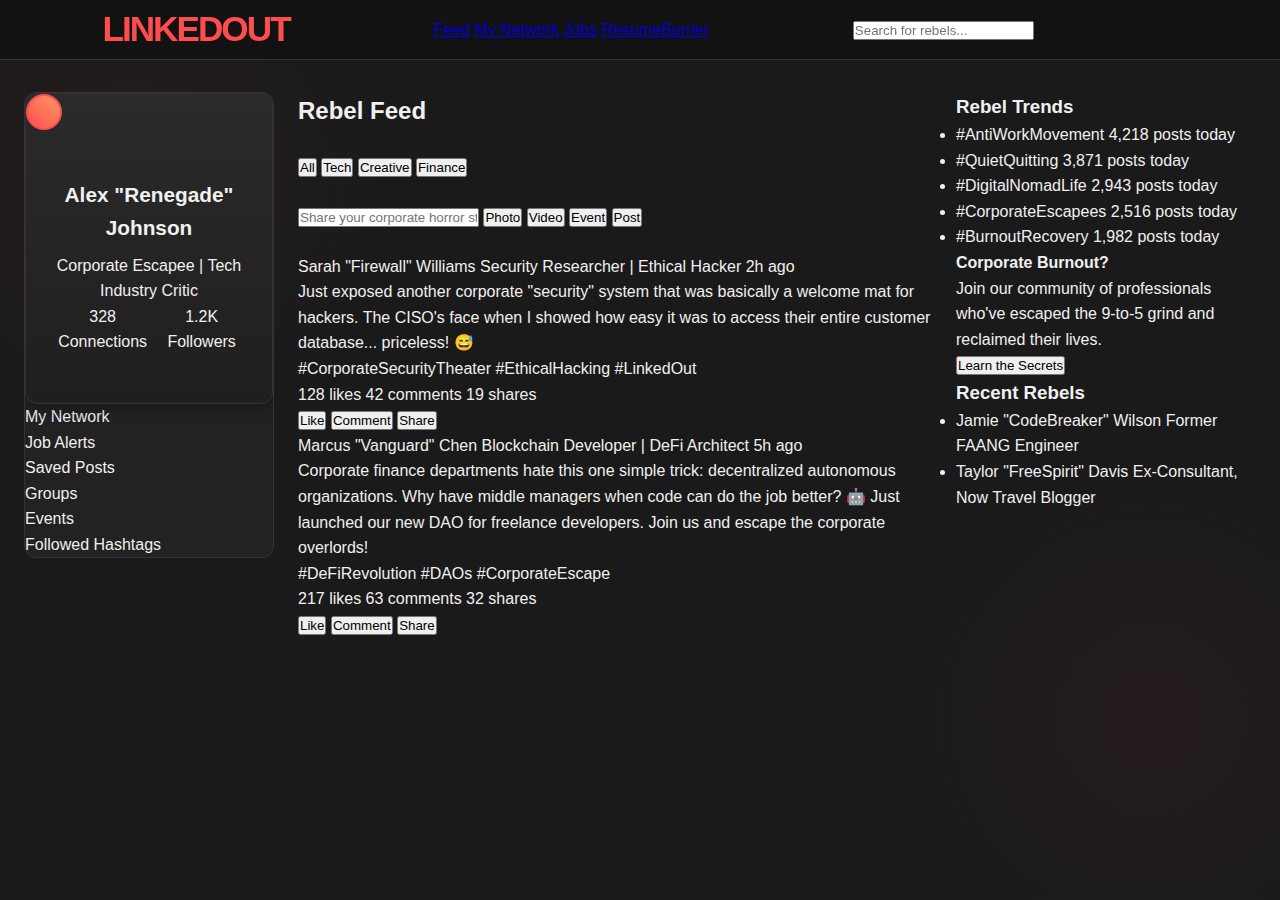
<file: index.html>
<!DOCTYPE html>
<html lang="en">
<head>
    <meta charset="UTF-8">
    <title>LinkedOut - Rebel Feed</title>
    <link rel="stylesheet" href="styles.css">
</head>
<body>
    <!-- Navigation Bar -->
    <div class="navbar">
        <span class="logo">LinkedOut</span>
        <nav class="nav">
            <a href="index.html" class="active">Feed</a>
            <a href="MyNetwork.html">My Network</a>
            <a href="Jobs.html">Jobs</a>
            <a href="resumeBurner.html">ResumeBurner</a>
        </nav>
        <div class="search">
            <input type="text" placeholder="Search for rebels...">
        </div>
        <div class="navbar-icons">
            <span class="icon-settings"></span>
            <span class="icon-bell"></span>
            <span class="icon-message"></span>
            <span class="icon-profile"></span>
        </div>
    </div>

    <!-- Main Content Layout -->
    <div class="container">
        <!-- Sidebar -->
        <aside class="sidebar">
            <div class="profile-card">
                <div class="profile-pic"></div>
                <div class="profile-info">
                    <h3>Alex "Renegade" Johnson</h3>
                    <p>Corporate Escapee | Tech Industry Critic</p>
                    <div class="profile-stats">
                        <span>328 Connections</span>
                        <span>1.2K Followers</span>
                    </div>
                </div>
            </div>
            <ul class="sidebar-menu">
                <li>My Network <a href="MyNetwork.html"></a> </li>
                <li>Job Alerts</li>
                <li>Saved Posts</li>
                <li>Groups</li>
                <li>Events</li>
                <li>Followed Hashtags</li>
            </ul>
        </aside>

        <!-- Feed Section -->
        <main class="feed">
            <h2>Rebel Feed</h2>
            <div class="feed-filters">
                <button class="active">All</button>
                <button>Tech</button>
                <button>Creative</button>
                <button>Finance</button>
            </div>
            <div class="post-box">
                <input type="text" placeholder="Share your corporate horror story or anti-work wisdom...">
                <button>Photo</button>
                <button>Video</button>
                <button>Event</button>
                <button class="post-btn">Post</button>
            </div>
            <div class="feed-posts">
                <!-- Post 1 -->
                <div class="post">
                    <div class="post-header">
                        <span class="post-author">Sarah "Firewall" Williams</span>
                        <span class="post-role">Security Researcher | Ethical Hacker</span>
                        <span class="post-time">2h ago</span>
                    </div>
                    <div class="post-content">
                        <p>Just exposed another corporate "security" system that was basically a welcome mat for hackers. The CISO's face when I showed how easy it was to access their entire customer database... priceless! 😅</p>
                        <p>#CorporateSecurityTheater #EthicalHacking #LinkedOut</p>
                    </div>
                    <div class="post-actions">
                        <span>128 likes</span>
                        <span>42 comments</span>
                        <span>19 shares</span>
                    </div>
                    <div class="post-buttons">
                        <button>Like</button>
                        <button>Comment</button>
                        <button>Share</button>
                    </div>
                </div>
                <!-- Post 2 -->
                <div class="post">
                    <div class="post-header">
                        <span class="post-author">Marcus "Vanguard" Chen</span>
                        <span class="post-role">Blockchain Developer | DeFi Architect</span>
                        <span class="post-time">5h ago</span>
                    </div>
                    <div class="post-content">
                        <p>Corporate finance departments hate this one simple trick: decentralized autonomous organizations. Why have middle managers when code can do the job better? 🤖 Just launched our new DAO for freelance developers. Join us and escape the corporate overlords!</p>
                        <p>#DeFiRevolution #DAOs #CorporateEscape</p>
                    </div>
                    <div class="post-actions">
                        <span>217 likes</span>
                        <span>63 comments</span>
                        <span>32 shares</span>
                    </div>
                    <div class="post-buttons">
                        <button>Like</button>
                        <button>Comment</button>
                        <button>Share</button>
                    </div>
                </div>
                <!-- Add more posts as needed -->
            </div>
        </main>

        <!-- Right Panel -->
        <aside class="right-panel">
            <div class="trends">
                <h3>Rebel Trends</h3>
                <ul>
                    <li>#AntiWorkMovement <span>4,218 posts today</span></li>
                    <li>#QuietQuitting <span>3,871 posts today</span></li>
                    <li>#DigitalNomadLife <span>2,943 posts today</span></li>
                    <li>#CorporateEscapees <span>2,516 posts today</span></li>
                    <li>#BurnoutRecovery <span>1,982 posts today</span></li>
                </ul>
            </div>
            <div class="burnout-box">
                <h4>Corporate Burnout?</h4>
                <p>Join our community of professionals who've escaped the 9-to-5 grind and reclaimed their lives.</p>
                <button>Learn the Secrets</button>
            </div>
            <div class="recent-rebels">
                <h3>Recent Rebels</h3>
                <ul>
                    <li>Jamie "CodeBreaker" Wilson <span>Former FAANG Engineer</span></li>
                    <li>Taylor "FreeSpirit" Davis <span>Ex-Consultant, Now Travel Blogger</span></li>
                    <!-- Add more recent rebels as needed -->
                </ul>
            </div>
        </aside>
    </div>
</body>
</html>
</file>
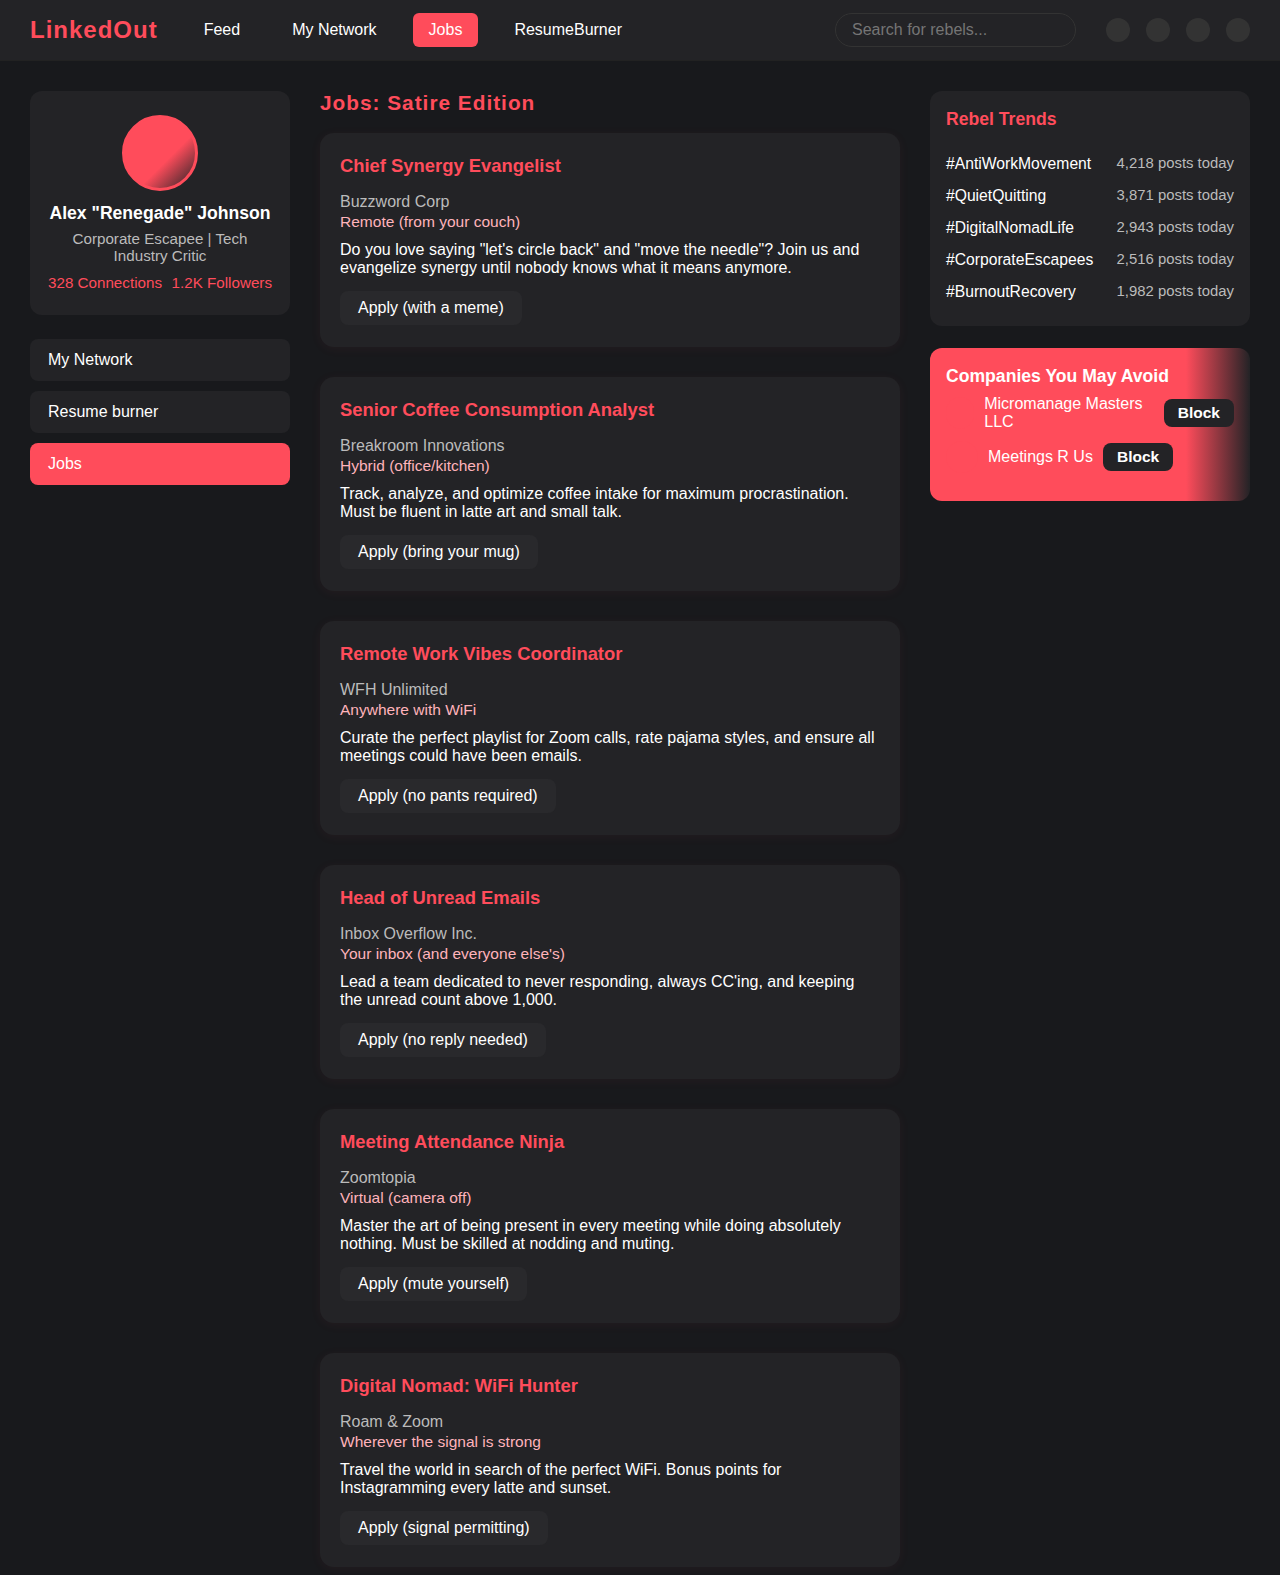
<file: Jobs.html>
<!DOCTYPE html>
<html lang="en">
<head>
    <meta charset="UTF-8">
    <title>LinkedOut - Jobs: Satire Edition</title>
    <link rel="stylesheet" href="jobs.css">
</head>
<body>
    <!-- Navigation Bar -->
    <div class="navbar">
        <span class="logo">LinkedOut</span>
        <nav class="nav">
            <a href="index.html">Feed</a>
            <a href="MyNetwork.html">My Network</a>
            <a href="Jobs.html" class="active">Jobs</a>
            <a href="resumeBurner.html">ResumeBurner</a>
        </nav>
        <div class="search">
            <input type="text" placeholder="Search for rebels...">
        </div>
        <div class="navbar-icons">
            <span class="icon-settings"></span>
            <span class="icon-bell"></span>
            <span class="icon-message"></span>
            <span class="icon-profile"></span>
        </div>
    </div>

    <!-- Main Content Layout -->
    <div class="container">
        <!-- Sidebar -->
        <aside class="sidebar">
            <div class="profile-card">
                <div class="profile-pic"></div>
                <div class="profile-info">
                    <h3>Alex "Renegade" Johnson</h3>
                    <p>Corporate Escapee | Tech Industry Critic</p>
                    <div class="profile-stats">
                        <span>328 Connections</span>
                        <span>1.2K Followers</span>
                    </div>
                </div>
            </div>
            <ul class="sidebar-menu">
                <li>My Network</li>
                <li>Resume burner</li>
                <li class="active">Jobs</li>
            </ul>
        </aside>

        <!-- Satirical Jobs Section -->
        <main class="jobs">
            <h2>Jobs: Satire Edition</h2>
            <div class="jobs-list">
                <!-- Funny Job 1 -->
                <div class="job-card">
                    <h3>Chief Synergy Evangelist</h3>
                    <p class="company">Buzzword Corp</p>
                    <span class="location">Remote (from your couch)</span>
                    <p class="desc">Do you love saying "let's circle back" and "move the needle"? Join us and evangelize synergy until nobody knows what it means anymore.</p>
                    <button>Apply (with a meme)</button>
                </div>
                <!-- Funny Job 2 -->
                <div class="job-card">
                    <h3>Senior Coffee Consumption Analyst</h3>
                    <p class="company">Breakroom Innovations</p>
                    <span class="location">Hybrid (office/kitchen)</span>
                    <p class="desc">Track, analyze, and optimize coffee intake for maximum procrastination. Must be fluent in latte art and small talk.</p>
                    <button>Apply (bring your mug)</button>
                </div>
                <!-- Funny Job 3 -->
                <div class="job-card">
                    <h3>Remote Work Vibes Coordinator</h3>
                    <p class="company">WFH Unlimited</p>
                    <span class="location">Anywhere with WiFi</span>
                    <p class="desc">Curate the perfect playlist for Zoom calls, rate pajama styles, and ensure all meetings could have been emails.</p>
                    <button>Apply (no pants required)</button>
                </div>
                <!-- Funny Job 4 -->
                <div class="job-card">
                    <h3>Head of Unread Emails</h3>
                    <p class="company">Inbox Overflow Inc.</p>
                    <span class="location">Your inbox (and everyone else's)</span>
                    <p class="desc">Lead a team dedicated to never responding, always CC'ing, and keeping the unread count above 1,000.</p>
                    <button>Apply (no reply needed)</button>
                </div>
                <!-- Funny Job 5 -->
                <div class="job-card">
                    <h3>Meeting Attendance Ninja</h3>
                    <p class="company">Zoomtopia</p>
                    <span class="location">Virtual (camera off)</span>
                    <p class="desc">Master the art of being present in every meeting while doing absolutely nothing. Must be skilled at nodding and muting.</p>
                    <button>Apply (mute yourself)</button>
                </div>
                <!-- Funny Job 6 -->
                <div class="job-card">
                    <h3>Digital Nomad: WiFi Hunter</h3>
                    <p class="company">Roam & Zoom</p>
                    <span class="location">Wherever the signal is strong</span>
                    <p class="desc">Travel the world in search of the perfect WiFi. Bonus points for Instagramming every latte and sunset.</p>
                    <button>Apply (signal permitting)</button>
                </div>
                <!-- Add more satirical jobs as needed -->
            </div>
        </main>

        <!-- Right Panel -->
        <aside class="right-panel">
            <div class="trends">
                <h3>Rebel Trends</h3>
                <ul>
                    <li>#AntiWorkMovement <span>4,218 posts today</span></li>
                    <li>#QuietQuitting <span>3,871 posts today</span></li>
                    <li>#DigitalNomadLife <span>2,943 posts today</span></li>
                    <li>#CorporateEscapees <span>2,516 posts today</span></li>
                    <li>#BurnoutRecovery <span>1,982 posts today</span></li>
                </ul>
            </div>
            <div class="suggestions-box">
                <h4>Companies You May Avoid</h4>
                <ul>
                    <li>
                        <span class="suggestion-pic"></span>
                        <span>Micromanage Masters LLC</span>
                        <button>Block</button>
                    </li>
                    <li>
                        <span class="suggestion-pic"></span>
                        <span>Meetings R Us</span>
                        <button>Block</button>
                    </li>
                </ul>
            </div>
        </aside>
    </div>
</body>
</html>
</file>
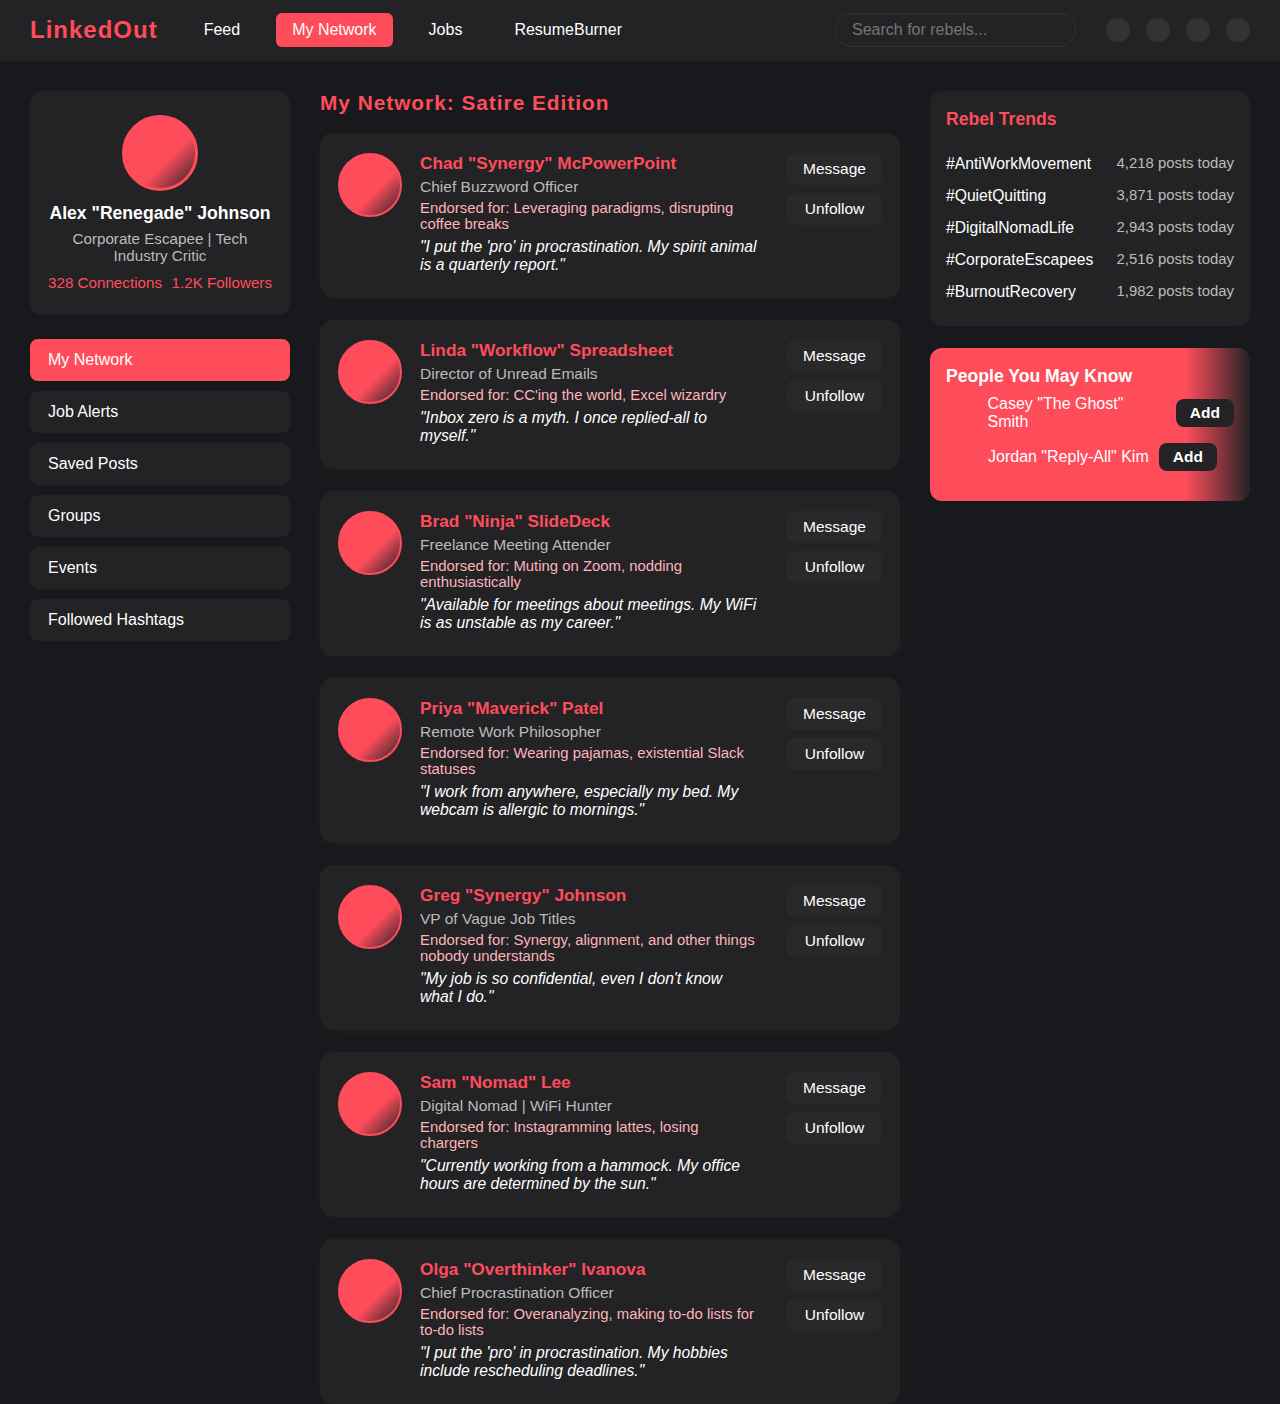
<file: MyNetwork.html>
<!DOCTYPE html>
<html lang="en">
<head>
    <meta charset="UTF-8">
    <title>LinkedOut - My Network: Satire Edition</title>
    <link rel="stylesheet" href="MyNetwork.css">
</head>
<body>
    <!-- Navigation Bar -->
    <div class="navbar">
        <span class="logo">LinkedOut</span>
        <nav class="nav">
            <a href="index.html">Feed</a>
            <a href="MyNetwork.html" class="active">My Network</a>
            <a href="Jobs.html">Jobs</a>
            <a href="resumeBurner.html">ResumeBurner</a>
        </nav>
        <div class="search">
            <input type="text" placeholder="Search for rebels...">
        </div>
        <div class="navbar-icons">
            <span class="icon-settings"></span>
            <span class="icon-bell"></span>
            <span class="icon-message"></span>
            <span class="icon-profile"></span>
        </div>
    </div>

    <!-- Main Content Layout -->
    <div class="container">
        <!-- Sidebar -->
        <aside class="sidebar">
            <div class="profile-card">
                <div class="profile-pic"></div>
                <div class="profile-info">
                    <h3>Alex "Renegade" Johnson</h3>
                    <p>Corporate Escapee | Tech Industry Critic</p>
                    <div class="profile-stats">
                        <span>328 Connections</span>
                        <span>1.2K Followers</span>
                    </div>
                </div>
            </div>
            <ul class="sidebar-menu">
                <li class="active">My Network</li>
                <li>Job Alerts</li>
                <li>Saved Posts</li>
                <li>Groups</li>
                <li>Events</li>
                <li>Followed Hashtags</li>
            </ul>
        </aside>

        <!-- Satirical Network Section -->
        <main class="network">
            <h2>My Network: Satire Edition</h2>
            <div class="connections-list">
                <!-- Satirical Profile 1 -->
                <div class="connection-card">
                    <div class="connection-pic"></div>
                    <div class="connection-info">
                        <h4>Chad "Synergy" McPowerPoint</h4>
                        <p>Chief Buzzword Officer</p>
                        <span>Endorsed for: Leveraging paradigms, disrupting coffee breaks</span>
                        <p class="bio">"I put the 'pro' in procrastination. My spirit animal is a quarterly report."</p>
                    </div>
                    <div class="connection-actions">
                        <button>Message</button>
                        <button>Unfollow</button>
                    </div>
                </div>
                <!-- Satirical Profile 2 -->
                <div class="connection-card">
                    <div class="connection-pic"></div>
                    <div class="connection-info">
                        <h4>Linda "Workflow" Spreadsheet</h4>
                        <p>Director of Unread Emails</p>
                        <span>Endorsed for: CC'ing the world, Excel wizardry</span>
                        <p class="bio">"Inbox zero is a myth. I once replied-all to myself."</p>
                    </div>
                    <div class="connection-actions">
                        <button>Message</button>
                        <button>Unfollow</button>
                    </div>
                </div>
                <!-- Satirical Profile 3 -->
                <div class="connection-card">
                    <div class="connection-pic"></div>
                    <div class="connection-info">
                        <h4>Brad "Ninja" SlideDeck</h4>
                        <p>Freelance Meeting Attender</p>
                        <span>Endorsed for: Muting on Zoom, nodding enthusiastically</span>
                        <p class="bio">"Available for meetings about meetings. My WiFi is as unstable as my career."</p>
                    </div>
                    <div class="connection-actions">
                        <button>Message</button>
                        <button>Unfollow</button>
                    </div>
                </div>
                <!-- Satirical Profile 4 -->
                <div class="connection-card">
                    <div class="connection-pic"></div>
                    <div class="connection-info">
                        <h4>Priya "Maverick" Patel</h4>
                        <p>Remote Work Philosopher</p>
                        <span>Endorsed for: Wearing pajamas, existential Slack statuses</span>
                        <p class="bio">"I work from anywhere, especially my bed. My webcam is allergic to mornings."</p>
                    </div>
                    <div class="connection-actions">
                        <button>Message</button>
                        <button>Unfollow</button>
                    </div>
                </div>
                <!-- Satirical Profile 5 -->
                <div class="connection-card">
                    <div class="connection-pic"></div>
                    <div class="connection-info">
                        <h4>Greg "Synergy" Johnson</h4>
                        <p>VP of Vague Job Titles</p>
                        <span>Endorsed for: Synergy, alignment, and other things nobody understands</span>
                        <p class="bio">"My job is so confidential, even I don't know what I do."</p>
                    </div>
                    <div class="connection-actions">
                        <button>Message</button>
                        <button>Unfollow</button>
                    </div>
                </div>
                <!-- Satirical Profile 6 -->
                <div class="connection-card">
                    <div class="connection-pic"></div>
                    <div class="connection-info">
                        <h4>Sam "Nomad" Lee</h4>
                        <p>Digital Nomad | WiFi Hunter</p>
                        <span>Endorsed for: Instagramming lattes, losing chargers</span>
                        <p class="bio">"Currently working from a hammock. My office hours are determined by the sun."</p>
                    </div>
                    <div class="connection-actions">
                        <button>Message</button>
                        <button>Unfollow</button>
                    </div>
                </div>
                <!-- Satirical Profile 7 -->
                <div class="connection-card">
                    <div class="connection-pic"></div>
                    <div class="connection-info">
                        <h4>Olga "Overthinker" Ivanova</h4>
                        <p>Chief Procrastination Officer</p>
                        <span>Endorsed for: Overanalyzing, making to-do lists for to-do lists</span>
                        <p class="bio">"I put the 'pro' in procrastination. My hobbies include rescheduling deadlines."</p>
                    </div>
                    <div class="connection-actions">
                        <button>Message</button>
                        <button>Unfollow</button>
                    </div>
                </div>
                <!-- Add more satirical profiles as needed -->
            </div>
        </main>

        <!-- Right Panel -->
        <aside class="right-panel">
            <div class="trends">
                <h3>Rebel Trends</h3>
                <ul>
                    <li>#AntiWorkMovement <span>4,218 posts today</span></li>
                    <li>#QuietQuitting <span>3,871 posts today</span></li>
                    <li>#DigitalNomadLife <span>2,943 posts today</span></li>
                    <li>#CorporateEscapees <span>2,516 posts today</span></li>
                    <li>#BurnoutRecovery <span>1,982 posts today</span></li>
                </ul>
            </div>
            <div class="suggestions-box">
                <h4>People You May Know</h4>
                <ul>
                    <li>
                        <span class="suggestion-pic"></span>
                        <span>Casey "The Ghost" Smith</span>
                        <button>Add</button>
                    </li>
                    <li>
                        <span class="suggestion-pic"></span>
                        <span>Jordan "Reply-All" Kim</span>
                        <button>Add</button>
                    </li>
                </ul>
            </div>
        </aside>
    </div>
</body>
</html>
</file>
<file: styles.css>
* {
    margin: 0;
    padding: 0;
    box-sizing: border-box;
    font-family: 'Segoe UI', Tahoma, Geneva, Verdana, sans-serif;
}

:root {
    --linkedout-primary: #1a1a1a;
    --linkedout-secondary: #121212;
    --linkedout-accent: #ff4d4d;
    --linkedout-accent-hover: #ff3333;
    --text-primary: #f0f0f0;
    --text-secondary: #b0b0b0;
    --text-tertiary: #808080;
    --card-background: #222222;
    --border-color: #333333;
    --danger: #ff4d4d;
    --warning: #ffcc00;
    --success: #4dff4d;
}

body {
    background-color: var(--linkedout-primary);
    color: var(--text-primary);
    line-height: 1.6;
    min-height: 100vh;
    background-image:
        radial-gradient(circle at 10% 20%, rgba(255, 77, 77, 0.05) 0%, transparent 20%),
        radial-gradient(circle at 90% 80%, rgba(255, 77, 77, 0.05) 0%, transparent 20%);
}

/* Navigation Bar */
.navbar {
    background-color: rgba(18, 18, 18, 0.95);
    display: flex;
    justify-content: space-between;
    align-items: center;
    padding: 0.75rem 8%;
    border-bottom: 1px solid var(--border-color);
    position: sticky;
    top: 0;
    z-index: 100;
    height: 60px;
    backdrop-filter: blur(5px);
}

.navbar-left {
    display: flex;
    align-items: center;
    gap: 1.5rem;
}

.logo {
    display: flex;
    align-items: center;
    color: var(--linkedout-accent);
    font-size: 2.2rem;
    font-weight: 900;
    letter-spacing: -2px;
    text-transform: uppercase;
    text-decoration: none;
}

.logo i {
    margin-right: 8px;
    transform: rotate(-10deg);
}

.nav-links {
    display: flex;
    gap: 1.5rem;
}

.nav-link {
    color: var(--text-secondary);
    text-decoration: none;
    font-weight: 600;
    font-size: 0.9rem;
    transition: color 0.3s;
    position: relative;
}

.nav-link:hover {
    color: var(--linkedout-accent);
}

.nav-link.active {
    color: var(--linkedout-accent);
}

.nav-link.active::after {
    content: '';
    position: absolute;
    bottom: -8px;
    left: 0;
    width: 100%;
    height: 2px;
    background: var(--linkedout-accent);
}

.search-container {
    position: relative;
    flex: 1;
    max-width: 400px;
    margin: 0 2rem;
}

.search-container input {
    background-color: rgba(40, 40, 40, 0.7);
    border: 1px solid var(--border-color);
    border-radius: 30px;
    padding: 0.75rem 1.25rem 0.75rem 3rem;
    width: 100%;
    font-size: 0.95rem;
    outline: none;
    color: var(--text-primary);
    transition: all 0.3s;
}

.search-container input:focus {
    border-color: var(--linkedout-accent);
    box-shadow: 0 0 0 2px rgba(255, 77, 77, 0.2);
}

.search-container i {
    position: absolute;
    left: 20px;
    top: 50%;
    transform: translateY(-50%);
    color: var(--text-tertiary);
}

.navbar-right {
    display: flex;
    align-items: center;
    gap: 1.5rem;
}

.nav-icon {
    font-size: 1.4rem;
    color: var(--text-secondary);
    transition: color 0.3s;
    cursor: pointer;
    position: relative;
}

.nav-icon:hover {
    color: var(--linkedout-accent);
}

.notification-badge {
    position: absolute;
    top: -5px;
    right: -5px;
    background-color: var(--linkedout-accent);
    color: white;
    font-size: 0.6rem;
    font-weight: bold;
    border-radius: 50%;
    width: 18px;
    height: 18px;
    display: flex;
    align-items: center;
    justify-content: center;
}

.profile-pic {
    width: 36px;
    height: 36px;
    border-radius: 50%;
    object-fit: cover;
    border: 2px solid var(--linkedout-accent);
    cursor: pointer;
    background: linear-gradient(45deg, #ff4d4d, #ff9966);
}

/* Main Content */
.container {
    display: grid;
    grid-template-columns: 250px 1fr 300px;
    gap: 1.5rem;
    max-width: 1400px;
    margin: 2rem auto;
    padding: 0 1.5rem;
}

/* Left Sidebar */
.sidebar {
    background-color: var(--card-background);
    border-radius: 12px;
    overflow: hidden;
    border: 1px solid var(--border-color);
    height: fit-content;
    position: sticky;
    top: 80px;
}

.user-card {
    padding: 1.5rem 1.5rem 1.75rem;
    text-align: center;
    border-bottom: 1px solid var(--border-color);
    background: linear-gradient(to bottom, #2a2a2a, #1a1a1a);
}

.user-card .profile-img {
    width: 100px;
    height: 100px;
    border-radius: 50%;
    border: 3px solid var(--linkedout-accent);
    margin: 0 auto 1.25rem;
    object-fit: cover;
    background: linear-gradient(45deg, #ff4d4d, #ff9966);
}

.user-card h3 {
    font-size: 1.4rem;
    font-weight: 700;
    margin-bottom: 0.25rem;
    color: var(--linkedout-accent);
}

.user-card p {
    font-size: 0.9rem;
    color: var(--text-secondary);
    margin-bottom: 1.5rem;
}

.stats {
    display: grid;
    grid-template-columns: 1fr 1fr;
    gap: 1rem;
    margin-top: 1rem;
}

.stat {
    background: rgba(40, 40, 40, 0.7);
    border-radius: 8px;
    padding: 0.75rem;
    text-align: center;
    border: 1px solid var(--border-color);
}

.stat-value {
    font-size: 1.5rem;
    font-weight: 700;
    color: var(--linkedout-accent);
    margin-bottom: 0.25rem;
}

.stat-label {
    font-size: 0.8rem;
    color: var(--text-tertiary);
}

.sidebar-item {
    display: flex;
    align-items: center;
    padding: 1rem 1.5rem;
    color: var(--text-secondary);
    transition: all 0.3s;
    cursor: pointer;
    border-bottom: 1px solid var(--border-color);
    text-decoration: none;
}

.sidebar-item:hover {
    background-color: rgba(255, 77, 77, 0.1);
    color: var(--linkedout-accent);
}

.sidebar-item i {
    margin-right: 0.75rem;
    font-size: 1.25rem;
    width: 24px;
    text-align: center;
}

/* Feed */
.feed {
    display: flex;
    flex-direction: column;
    gap: 1.5rem;
}

.feed-header {
    display: flex;
    justify-content: space-between;
    align-items: center;
    margin-bottom: 1rem;
}

.feed-header h2 {
    font-size: 1.5rem;
    font-weight: 700;
    color: var(--linkedout-accent);
}

.filter-options {
    display: flex;
    gap: 0.75rem;
}

.filter-btn {
    background: rgba(40, 40, 40, 0.7);
    border: 1px solid var(--border-color);
    border-radius: 30px;
    padding: 0.5rem 1rem;
    color: var(--text-secondary);
    font-size: 0.9rem;
    cursor: pointer;
    transition: all 0.3s;
}

.filter-btn:hover, .filter-btn.active {
    background: var(--linkedout-accent);
    color: var(--linkedout-primary);
    border-color: var(--linkedout-accent);
}

/* Profiles Section */
.profiles-container {
    background-color: var(--card-background);
    border-radius: 12px;
    padding: 1.5rem;
    border: 1px solid var(--border-color);
}

.profiles-grid {
    display: grid;
    grid-template-columns: repeat(auto-fill, minmax(280px, 1fr));
    gap: 1.5rem;
}

.profile-card {
    background: linear-gradient(to bottom, #2a2a2a, #1f1f1f);
    border: 1px solid var(--border-color);
    border-radius: 12px;
    overflow: hidden;
    text-align: center;
    transition: all 0.3s;
    position: relative;
    box-shadow: 0 5px 15px rgba(0, 0, 0, 0.3);
    text-decoration: none;
    display: block;
}

.profile-card:hover {
    transform: translateY(-5px);
    border-color: var(--linkedout-accent);
    box-shadow: 0 8px 25px rgba(255, 77, 77, 0.2);
}

.profile-banner {
    height: 80px;
    background: linear-gradient(to right, #ff4d4d, #ff9966);
    position: relative;
}

.profile-avatar {
    width: 90px;
    height: 90px;
    border-radius: 50%;
    border: 3px solid var(--card-background);
    position: absolute;
    bottom: -45px;
    left: 50%;
    transform: translateX(-50%);
    object-fit: cover;
    background: linear-gradient(45deg, #ff9966, #ff4d4d);
}

.profile-info {
    padding: 3rem 1.5rem 1.5rem;
}

.profile-info h3 {
    font-size: 1.3rem;
    margin-bottom: 0.5rem;
    color: var(--text-primary);
}

.profile-title {
    font-size: 0.95rem;
    color: var(--linkedout-accent);
    margin-bottom: 1rem;
    font-weight: 600;
}

.profile-bio {
    font-size: 0.9rem;
    color: var(--text-secondary);
    margin-bottom: 1.5rem;
    min-height: 60px;
}

.profile-stats {
    display: flex;
    justify-content: space-around;
    margin-bottom: 1.5rem;
}

.stat-item {
    display: flex;
    flex-direction: column;
}

.stat-number {
    font-weight: 700;
    font-size: 1.1rem;
    color: var(--linkedout-accent);
}

.stat-label {
    font-size: 0.75rem;
    color: var(--text-tertiary);
}

.action-buttons {
    display: flex;
    gap: 0.5rem;
}

.action-btn {
    flex: 1;
    padding: 0.6rem;
    border-radius: 6px;
    border: none;
    font-weight: 600;
    cursor: pointer;
    transition: all 0.3s;
}

.connect-btn {
    background: var(--linkedout-accent);
    color: var(--linkedout-primary);
}

.connect-btn:hover {
    background: var(--linkedout-accent-hover);
}

.message-btn {
    background: transparent;
    color: var(--text-secondary);
    border: 1px solid var(--border-color);
}

.message-btn:hover {
    background: rgba(255, 255, 255, 0.05);
    color: var(--text-primary);
}

/* Right Sidebar */
.right-sidebar {
    display: flex;
    flex-direction: column;
    gap: 1.5rem;
    position: sticky;
    top: 80px;
}

.widget {
    background-color: var(--card-background);
    border-radius: 12px;
    padding: 1.5rem;
    border: 1px solid var(--border-color);
}

.widget-header {
    display: flex;
    justify-content: space-between;
    align-items: center;
    margin-bottom: 1.25rem;
}

.widget-header h3 {
    font-size: 1.2rem;
    font-weight: 700;
    color: var(--linkedout-accent);
}

.trending-item {
    padding: 0.75rem 0;
    border-top: 1px solid var(--border-color);
    cursor: pointer;
    transition: all 0.3s;
}

.trending-item:hover {
    color: var(--linkedout-accent);
}

.trending-tag {
    display: flex;
    align-items: center;
    font-weight: 600;
    margin-bottom: 0.25rem;
}

.trending-tag i {
    color: var(--linkedout-accent);
    margin-right: 0.5rem;
}

.trending-stats {
    font-size: 0.8rem;
    color: var(--text-tertiary);
}

.ad-container {
    background: linear-gradient(135deg, #2a2a2a, #1a1a1a);
    border-radius: 12px;
    overflow: hidden;
    border: 1px solid var(--border-color);
    text-align: center;
}

.ad-content {
    padding: 1.5rem;
}

.ad-content h3 {
    color: var(--linkedout-accent);
    margin-bottom: 1rem;
    font-size: 1.3rem;
}

.ad-content p {
    color: var(--text-secondary);
    margin-bottom: 1.5rem;
    font-size: 0.95rem;
}

.ad-btn {
    background: transparent;
    border: 2px solid var(--linkedout-accent);
    color: var(--linkedout-accent);
    padding: 0.75rem 1.5rem;
    border-radius: 30px;
    font-weight: 700;
    cursor: pointer;
    transition: all 0.3s;
}

.ad-btn:hover {
    background: var(--linkedout-accent);
    color: var(--linkedout-primary);
}

/* Profile Page, Footer, Responsive, etc. */
/* Add the rest of your CSS here, following the same pattern */

@media (max-width: 1200px) {
    .container {
        grid-template-columns: 250px 1fr;
    }
    .right-sidebar {
        display: none;
    }
}

@media (max-width: 900px) {
    .container {
        grid-template-columns: 1fr;
    }
    .sidebar {
        display: none;
    }
    .navbar-left {
        gap: 1rem;
    }
    .nav-links {
        display: none;
    }
    .search-container {
        margin: 0 1rem;
    }
}

@media (max-width: 600px) {
    .navbar {
        padding: 0.75rem;
    }
    .search-container {
        display: none;
    }
    .profiles-grid {
        grid-template-columns: 1fr;
    }
    .profile-header {
        padding: 1.5rem;
        margin-bottom: 80px;
    }
    .profile-avatar-large {
        width: 120px;
        height: 120px;
        bottom: -60px;
        left: 20px;
    }
    .profile-details {
        padding: 4rem 1.5rem 1.5rem;
    }
    .profile-name {
        font-size: 1.8rem;
    }
}
</file>
<file: jobs.css>
body {
    background: #18191c;
    color: #fff;
    font-family: 'Segoe UI', Arial, sans-serif;
    margin: 0;
    padding: 0;
}

.navbar {
    background: #232326;
    display: flex;
    align-items: center;
    padding: 0 30px;
    height: 60px;
    border-bottom: 1px solid #222;
}

.logo {
    color: #ff4c5b;
    font-weight: bold;
    font-size: 1.5em;
    margin-right: 30px;
    letter-spacing: 1px;
}

.nav {
    display: flex;
    gap: 20px;
}

.nav a {
    color: #fff;
    text-decoration: none;
    padding: 8px 16px;
    border-radius: 6px;
    font-weight: 500;
    transition: background 0.2s;
}

.nav a.active, .nav a:hover {
    background: #ff4c5b;
    color: #fff;
}

.search {
    margin-left: auto;
    margin-right: 30px;
}

.search input {
    background: #232326;
    border: 1px solid #333;
    border-radius: 20px;
    padding: 7px 16px;
    color: #fff;
    font-size: 1em;
    outline: none;
}

.navbar-icons {
    display: flex;
    gap: 16px;
}

.icon-settings, .icon-bell, .icon-message, .icon-profile {
    width: 24px;
    height: 24px;
    background: #333;
    border-radius: 50%;
    display: inline-block;
}

.container {
    display: flex;
    max-width: 1400px;
    margin: 30px auto 0 auto;
    gap: 30px;
    padding: 0 30px;
}

.sidebar {
    width: 260px;
    flex-shrink: 0;
}

.profile-card {
    background: #232326;
    border-radius: 12px;
    padding: 24px 18px;
    margin-bottom: 24px;
    text-align: center;
}

.profile-pic {
    width: 70px;
    height: 70px;
    background: linear-gradient(135deg, #ff4c5b 60%, #232326 100%);
    border-radius: 50%;
    margin: 0 auto 12px auto;
    border: 3px solid #ff4c5b;
}

.profile-info h3 {
    margin: 0 0 6px 0;
    font-size: 1.1em;
    font-weight: bold;
}

.profile-info p {
    margin: 0 0 10px 0;
    color: #bbb;
    font-size: 0.95em;
}

.profile-stats {
    display: flex;
    justify-content: space-between;
    font-size: 0.95em;
    color: #ff4c5b;
    margin-top: 10px;
}

.sidebar-menu {
    list-style: none;
    padding: 0;
    margin: 0;
}

.sidebar-menu li {
    background: #232326;
    margin-bottom: 10px;
    padding: 12px 18px;
    border-radius: 8px;
    cursor: pointer;
    transition: background 0.2s;
}

.sidebar-menu li.active, .sidebar-menu li:hover {
    background: #ff4c5b;
    color: #fff;
}

.jobs {
    flex: 1 1 0;
    max-width: 700px;
}

.jobs h2 {
    margin-top: 0;
    margin-bottom: 18px;
    font-size: 1.3em;
    color: #ff4c5b;
    letter-spacing: 1px;
}

.jobs-list {
    display: flex;
    flex-direction: column;
    gap: 22px;
}

.job-card {
    background: #232326;
    border-radius: 14px;
    padding: 22px 20px;
    box-shadow: 0 2px 12px 0 rgba(255,76,91,0.05);
    transition: transform 0.15s, box-shadow 0.15s;
    margin-bottom: 8px;
}

.job-card:hover {
    transform: translateY(-2px) scale(1.01);
    box-shadow: 0 4px 24px 0 rgba(255,76,91,0.12);
}

.job-card h3 {
    margin: 0 0 6px 0;
    color: #ff4c5b;
    font-size: 1.15em;
    font-weight: bold;
}

.job-card .company {
    color: #bbb;
    font-size: 1em;
    margin-bottom: 2px;
}

.job-card .location {
    color: #ffb3bb;
    font-size: 0.97em;
    margin-bottom: 8px;
    display: block;
}

.job-card .desc {
    color: #fff;
    font-size: 1em;
    margin: 10px 0 14px 0;
}

.job-card button {
    background: #29292c;
    color: #fff;
    border: none;
    border-radius: 8px;
    padding: 8px 18px;
    font-size: 1em;
    cursor: pointer;
    font-weight: 500;
    transition: background 0.2s;
}

.job-card button:hover {
    background: #ff4c5b;
    color: #fff;
}

.right-panel {
    width: 320px;
    flex-shrink: 0;
}

.trends {
    background: #232326;
    border-radius: 12px;
    padding: 18px 16px;
    margin-bottom: 22px;
}

.trends h3 {
    margin-top: 0;
    color: #ff4c5b;
    font-size: 1.1em;
}

.trends ul {
    list-style: none;
    padding: 0;
    margin: 0;
}

.trends li {
    display: flex;
    justify-content: space-between;
    padding: 7px 0;
    color: #fff;
    font-size: 0.98em;
}

.trends li span {
    color: #bbb;
    font-size: 0.95em;
}

.suggestions-box {
    background: linear-gradient(90deg, #ff4c5b 80%, #232326 100%);
    border-radius: 12px;
    padding: 18px 16px;
    margin-bottom: 22px;
    color: #fff;
}

.suggestions-box h4 {
    margin: 0 0 8px 0;
    font-size: 1.1em;
}

.suggestions-box ul {
    list-style: none;
    padding: 0;
    margin: 0;
}

.suggestions-box li {
    display: flex;
    align-items: center;
    gap: 10px;
    margin-bottom: 10px;
}

.suggestion-pic {
    width: 32px;
    height: 32px;
    background: #ff4c5b;
    border-radius: 50%;
    display: inline-block;
}

.suggestions-box button {
    background: #232326;
    color: #fff;
    border: none;
    border-radius: 8px;
    padding: 5px 14px;
    font-size: 0.97em;
    cursor: pointer;
    font-weight: bold;
    transition: background 0.2s;
}

.suggestions-box button:hover {
    background: #fff;
    color: #ff4c5b;
}
</file>
<file: MyNetwork.css>
body {
    background: #18191c;
    color: #fff;
    font-family: 'Segoe UI', Arial, sans-serif;
    margin: 0;
    padding: 0;
}

.navbar {
    background: #232326;
    display: flex;
    align-items: center;
    padding: 0 30px;
    height: 60px;
    border-bottom: 1px solid #222;
}

.logo {
    color: #ff4c5b;
    font-weight: bold;
    font-size: 1.5em;
    margin-right: 30px;
    letter-spacing: 1px;
}

.nav {
    display: flex;
    gap: 20px;
}

.nav a {
    color: #fff;
    text-decoration: none;
    padding: 8px 16px;
    border-radius: 6px;
    font-weight: 500;
    transition: background 0.2s;
}

.nav a.active, .nav a:hover {
    background: #ff4c5b;
    color: #fff;
}

.search {
    margin-left: auto;
    margin-right: 30px;
}

.search input {
    background: #232326;
    border: 1px solid #333;
    border-radius: 20px;
    padding: 7px 16px;
    color: #fff;
    font-size: 1em;
    outline: none;
}

.navbar-icons {
    display: flex;
    gap: 16px;
}

.icon-settings, .icon-bell, .icon-message, .icon-profile {
    width: 24px;
    height: 24px;
    background: #333;
    border-radius: 50%;
    display: inline-block;
}

.container {
    display: flex;
    max-width: 1400px;
    margin: 30px auto 0 auto;
    gap: 30px;
    padding: 0 30px;
}

.sidebar {
    width: 260px;
    flex-shrink: 0;
}

.profile-card {
    background: #232326;
    border-radius: 12px;
    padding: 24px 18px;
    margin-bottom: 24px;
    text-align: center;
}

.profile-pic {
    width: 70px;
    height: 70px;
    background: linear-gradient(135deg, #ff4c5b 60%, #232326 100%);
    border-radius: 50%;
    margin: 0 auto 12px auto;
    border: 3px solid #ff4c5b;
}

.profile-info h3 {
    margin: 0 0 6px 0;
    font-size: 1.1em;
    font-weight: bold;
}

.profile-info p {
    margin: 0 0 10px 0;
    color: #bbb;
    font-size: 0.95em;
}

.profile-stats {
    display: flex;
    justify-content: space-between;
    font-size: 0.95em;
    color: #ff4c5b;
    margin-top: 10px;
}

.sidebar-menu {
    list-style: none;
    padding: 0;
    margin: 0;
}

.sidebar-menu li {
    background: #232326;
    margin-bottom: 10px;
    padding: 12px 18px;
    border-radius: 8px;
    cursor: pointer;
    transition: background 0.2s;
}

.sidebar-menu li.active, .sidebar-menu li:hover {
    background: #ff4c5b;
    color: #fff;
}

.network {
    flex: 1 1 0;
    max-width: 700px;
}

.network h2 {
    margin-top: 0;
    margin-bottom: 18px;
    font-size: 1.3em;
    color: #ff4c5b;
    letter-spacing: 1px;
}

.connections-list {
    display: flex;
    flex-direction: column;
    gap: 22px;
}

.connection-card {
    background: #232326;
    border-radius: 14px;
    padding: 20px 18px;
    display: flex;
    align-items: flex-start;
    gap: 18px;
    box-shadow: 0 2px 12px 0 rgba(255,76,91,0.05);
    transition: transform 0.15s, box-shadow 0.15s;
}

.connection-card:hover {
    transform: translateY(-2px) scale(1.01);
    box-shadow: 0 4px 24px 0 rgba(255,76,91,0.12);
}

.connection-pic {
    width: 60px;
    height: 60px;
    background: linear-gradient(135deg, #ff4c5b 60%, #232326 100%);
    border-radius: 50%;
    border: 2px solid #ff4c5b;
    flex-shrink: 0;
}

.connection-info {
    flex: 1;
}

.connection-info h4 {
    margin: 0 0 4px 0;
    font-size: 1.08em;
    color: #ff4c5b;
    font-weight: bold;
}

.connection-info p {
    margin: 0 0 4px 0;
    color: #bbb;
    font-size: 0.97em;
}

.connection-info span {
    display: block;
    color: #ffb3bb;
    font-size: 0.93em;
    margin-bottom: 4px;
}

.connection-info .bio {
    color: #fff;
    font-style: italic;
    font-size: 0.98em;
    margin-top: 6px;
}

.connection-actions {
    display: flex;
    flex-direction: column;
    gap: 8px;
    margin-left: 12px;
}

.connection-actions button {
    background: #29292c;
    color: #fff;
    border: none;
    border-radius: 8px;
    padding: 7px 16px;
    font-size: 0.97em;
    cursor: pointer;
    font-weight: 500;
    transition: background 0.2s;
}

.connection-actions button:hover {
    background: #ff4c5b;
    color: #fff;
}

.right-panel {
    width: 320px;
    flex-shrink: 0;
}

.trends {
    background: #232326;
    border-radius: 12px;
    padding: 18px 16px;
    margin-bottom: 22px;
}

.trends h3 {
    margin-top: 0;
    color: #ff4c5b;
    font-size: 1.1em;
}

.trends ul {
    list-style: none;
    padding: 0;
    margin: 0;
}

.trends li {
    display: flex;
    justify-content: space-between;
    padding: 7px 0;
    color: #fff;
    font-size: 0.98em;
}

.trends li span {
    color: #bbb;
    font-size: 0.95em;
}

.suggestions-box {
    background: linear-gradient(90deg, #ff4c5b 80%, #232326 100%);
    border-radius: 12px;
    padding: 18px 16px;
    margin-bottom: 22px;
    color: #fff;
}

.suggestions-box h4 {
    margin: 0 0 8px 0;
    font-size: 1.1em;
}

.suggestions-box ul {
    list-style: none;
    padding: 0;
    margin: 0;
}

.suggestions-box li {
    display: flex;
    align-items: center;
    gap: 10px;
    margin-bottom: 10px;
}

.suggestion-pic {
    width: 32px;
    height: 32px;
    background: #ff4c5b;
    border-radius: 50%;
    display: inline-block;
}

.suggestions-box button {
    background: #232326;
    color: #fff;
    border: none;
    border-radius: 8px;
    padding: 5px 14px;
    font-size: 0.97em;
    cursor: pointer;
    font-weight: bold;
    transition: background 0.2s;
}

.suggestions-box button:hover {
    background: #fff;
    color: #ff4c5b;
}
</file>
